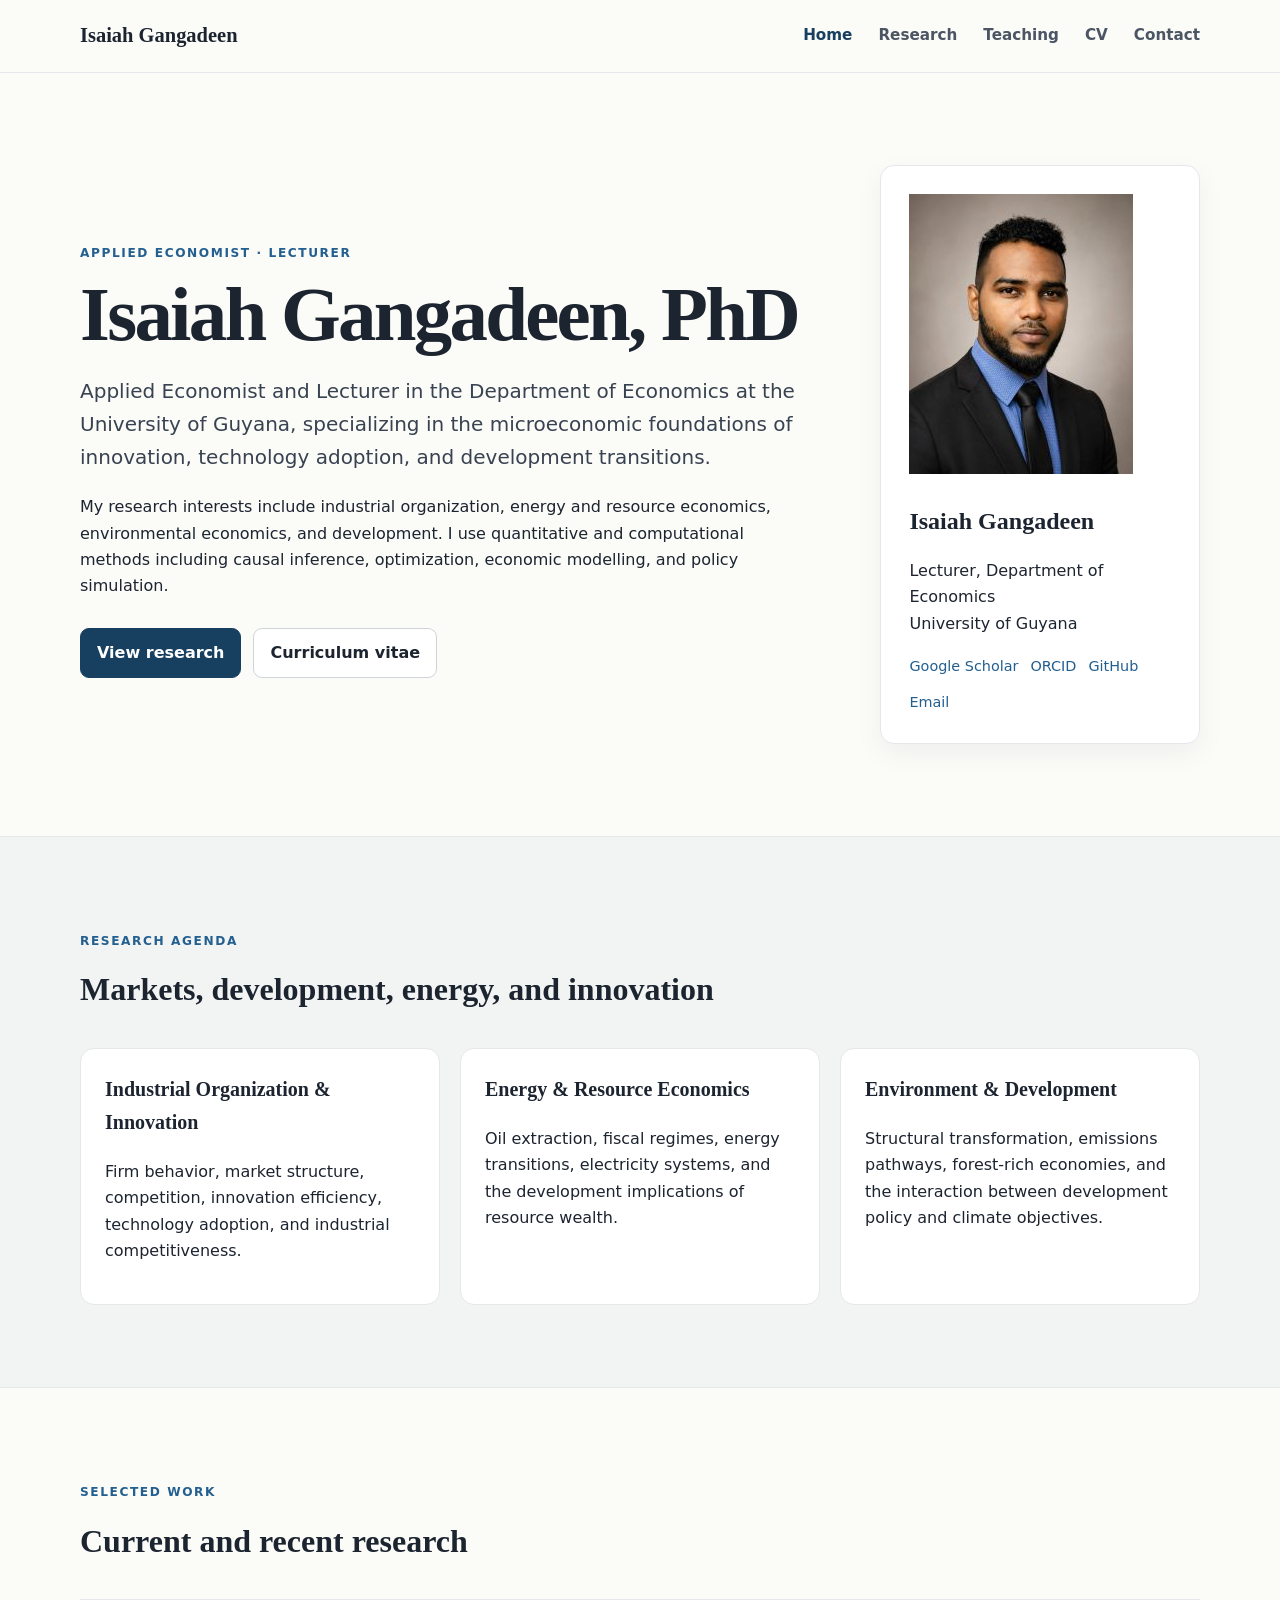
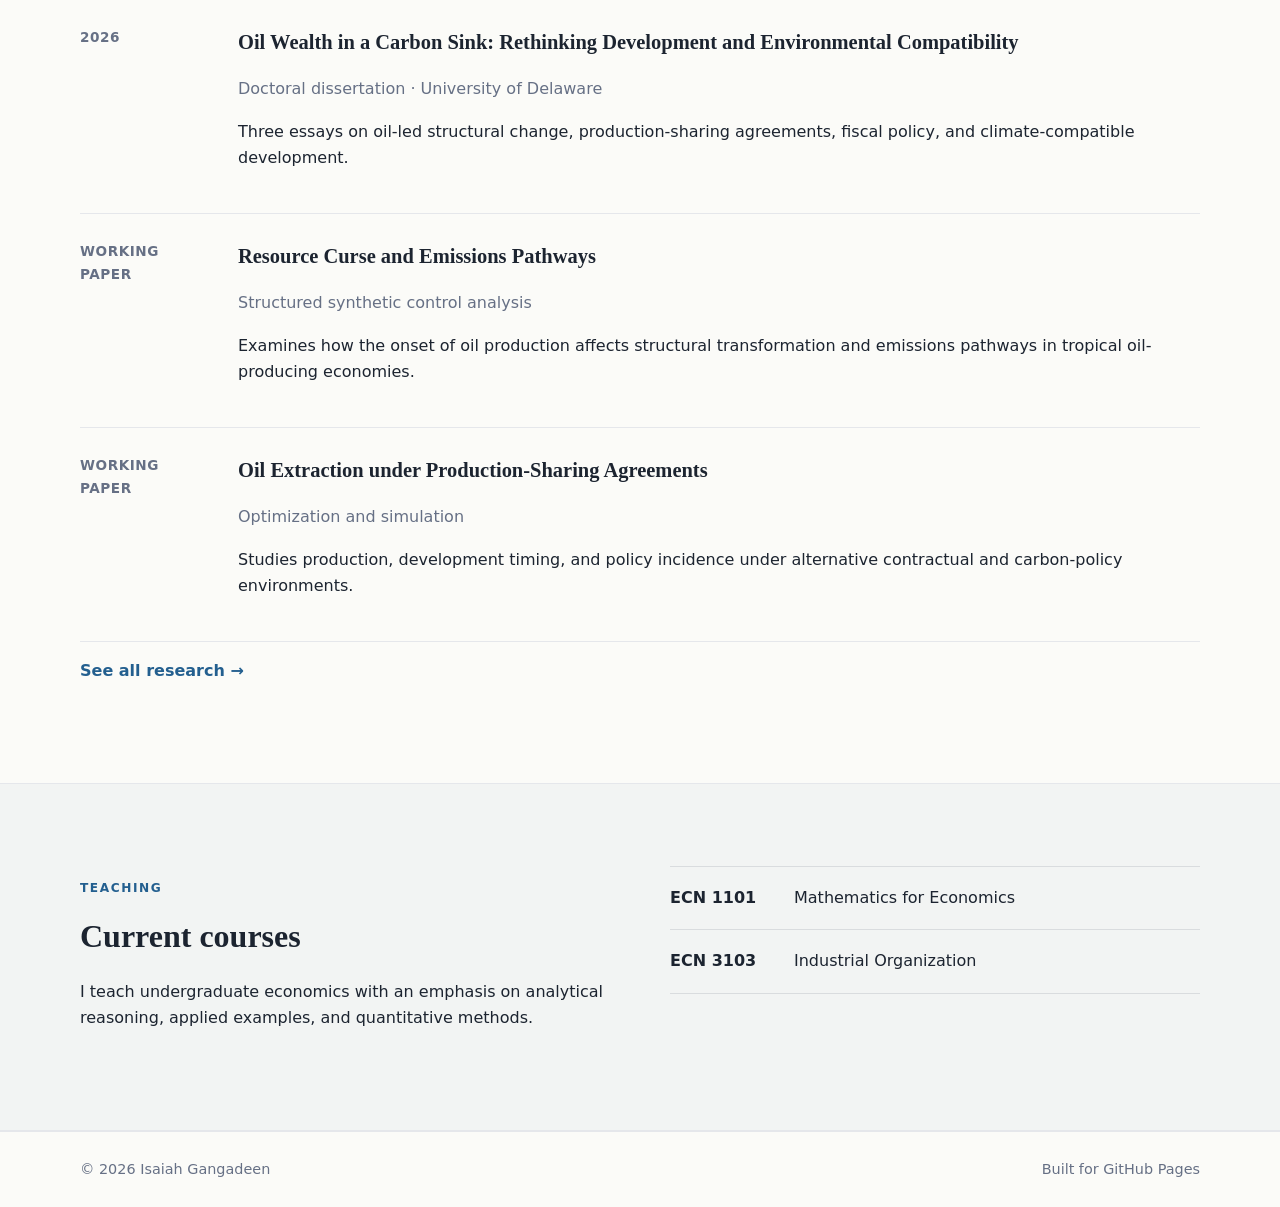
<file: index.html>
<!doctype html>
<html lang="en">
<head>
  <meta charset="utf-8">
  <meta name="viewport" content="width=device-width, initial-scale=1">
  <title>Isaiah Gangadeen | Applied Economist</title>
  <meta name="description" content="Academic website of Isaiah Gangadeen, Applied Economist and Lecturer at the University of Guyana.">
  <link rel="stylesheet" href="assets/css/style.css">
  <script defer src="assets/js/main.js"></script>
</head>
<body>
  <header class="site-header">
    <div class="container nav-wrap">
      <a class="site-title" href="index.html">Isaiah Gangadeen</a>
      <button class="nav-toggle" aria-label="Toggle navigation" aria-expanded="false">☰</button>
      <nav class="site-nav">
        <a class="active" href="index.html">Home</a>
        <a href="research.html">Research</a>
        <a href="teaching.html">Teaching</a>
        <a href="cv.html">CV</a>
        <a href="contact.html">Contact</a>
      </nav>
    </div>
  </header>

  <main>
    <section class="hero container">
      <div class="hero-copy">
        <p class="eyebrow">Applied Economist · Lecturer</p>
        <h1>Isaiah Gangadeen, PhD</h1>
        <p class="lead">
          Applied Economist and Lecturer in the Department of Economics at the University of Guyana,
          specializing in the microeconomic foundations of innovation, technology adoption, and development transitions.
        </p>
        <p>
          My research interests include industrial organization, energy and resource economics,
          environmental economics, and development. I use quantitative and computational methods
          including causal inference, optimization, economic modelling, and policy simulation.
        </p>
        <div class="button-row">
          <a class="button primary" href="research.html">View research</a>
          <a class="button" href="cv.html">Curriculum vitae</a>
        </div>
      </div>

      <aside class="profile-card">
        <img class="profile-photo" src="assets/img/profile.jpg" alt="Isaiah Gangadeen">
        <h2>Isaiah Gangadeen</h2>
        <p>Lecturer, Department of Economics<br>University of Guyana</p>
        <div class="profile-links">
          <a href="#" aria-label="Google Scholar">Google Scholar</a>
          <a href="#" aria-label="ORCID">ORCID</a>
          <a href="#" aria-label="GitHub">GitHub</a>
          <a href="contact.html">Email</a>
        </div>
      </aside>
    </section>

    <section class="section alt">
      <div class="container">
        <div class="section-heading">
          <p class="eyebrow">Research agenda</p>
          <h2>Markets, development, energy, and innovation</h2>
        </div>
        <div class="cards three">
          <article class="card">
            <h3>Industrial Organization & Innovation</h3>
            <p>Firm behavior, market structure, competition, innovation efficiency, technology adoption, and industrial competitiveness.</p>
          </article>
          <article class="card">
            <h3>Energy & Resource Economics</h3>
            <p>Oil extraction, fiscal regimes, energy transitions, electricity systems, and the development implications of resource wealth.</p>
          </article>
          <article class="card">
            <h3>Environment & Development</h3>
            <p>Structural transformation, emissions pathways, forest-rich economies, and the interaction between development policy and climate objectives.</p>
          </article>
        </div>
      </div>
    </section>

    <section class="section container">
      <div class="section-heading">
        <p class="eyebrow">Selected work</p>
        <h2>Current and recent research</h2>
      </div>
      <div class="publication-list">
        <article class="publication">
          <span class="pub-year">2026</span>
          <div>
            <h3>Oil Wealth in a Carbon Sink: Rethinking Development and Environmental Compatibility</h3>
            <p class="muted">Doctoral dissertation · University of Delaware</p>
            <p>Three essays on oil-led structural change, production-sharing agreements, fiscal policy, and climate-compatible development.</p>
          </div>
        </article>
        <article class="publication">
          <span class="pub-year">Working paper</span>
          <div>
            <h3>Resource Curse and Emissions Pathways</h3>
            <p class="muted">Structured synthetic control analysis</p>
            <p>Examines how the onset of oil production affects structural transformation and emissions pathways in tropical oil-producing economies.</p>
          </div>
        </article>
        <article class="publication">
          <span class="pub-year">Working paper</span>
          <div>
            <h3>Oil Extraction under Production-Sharing Agreements</h3>
            <p class="muted">Optimization and simulation</p>
            <p>Studies production, development timing, and policy incidence under alternative contractual and carbon-policy environments.</p>
          </div>
        </article>
      </div>
      <p><a class="text-link" href="research.html">See all research →</a></p>
    </section>

    <section class="section alt">
      <div class="container split">
        <div>
          <p class="eyebrow">Teaching</p>
          <h2>Current courses</h2>
          <p>I teach undergraduate economics with an emphasis on analytical reasoning, applied examples, and quantitative methods.</p>
        </div>
        <div class="mini-list">
          <a href="teaching.html#ecn1101"><strong>ECN 1101</strong><span>Mathematics for Economics</span></a>
          <a href="teaching.html#ecn3103"><strong>ECN 3103</strong><span>Industrial Organization</span></a>
        </div>
      </div>
    </section>
  </main>

  <footer class="site-footer">
    <div class="container footer-wrap">
      <span>© <span id="year"></span> Isaiah Gangadeen</span>
      <span>Built for GitHub Pages</span>
    </div>
  </footer>
</body>
</html>
</file>
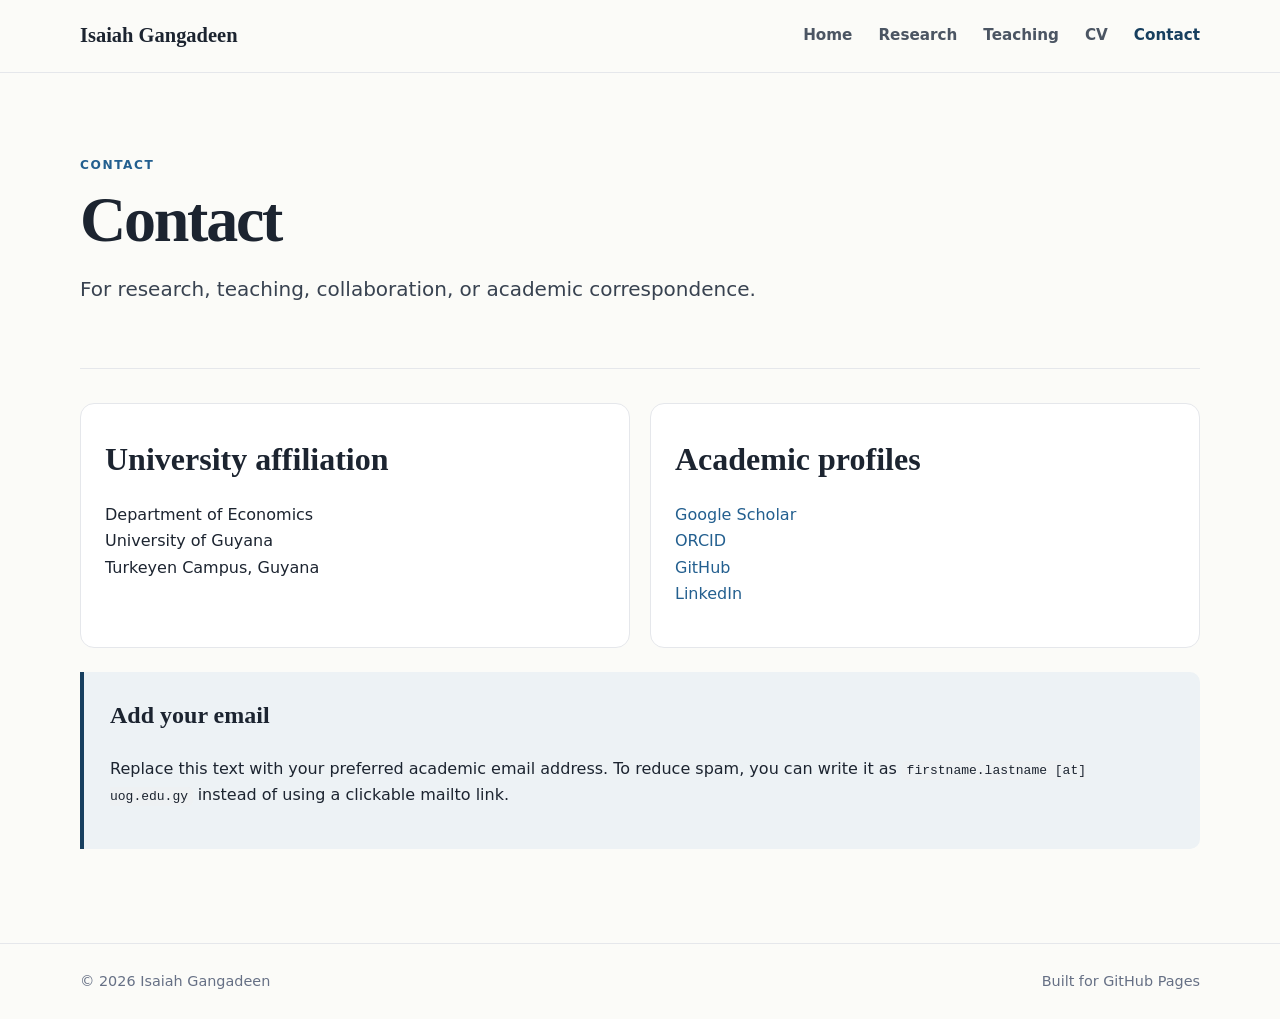
<file: contact.html>
<!doctype html>
<html lang="en">
<head>
  <meta charset="utf-8">
  <meta name="viewport" content="width=device-width, initial-scale=1">
  <title>Contact | Isaiah Gangadeen</title>
  <link rel="stylesheet" href="assets/css/style.css">
  <script defer src="assets/js/main.js"></script>
</head>
<body>
  <header class="site-header">
    <div class="container nav-wrap">
      <a class="site-title" href="index.html">Isaiah Gangadeen</a>
      <button class="nav-toggle" aria-label="Toggle navigation" aria-expanded="false">☰</button>
      <nav class="site-nav">
        <a href="index.html">Home</a><a href="research.html">Research</a>
        <a href="teaching.html">Teaching</a><a href="cv.html">CV</a><a class="active" href="contact.html">Contact</a>
      </nav>
    </div>
  </header>

  <main class="container page">
    <header class="page-header">
      <p class="eyebrow">Contact</p>
      <h1>Contact</h1>
      <p class="lead narrow">For research, teaching, collaboration, or academic correspondence.</p>
    </header>

    <section class="contact-grid">
      <div class="card">
        <h2>University affiliation</h2>
        <p>Department of Economics<br>University of Guyana<br>Turkeyen Campus, Guyana</p>
      </div>
      <div class="card">
        <h2>Academic profiles</h2>
        <p><a href="#">Google Scholar</a><br><a href="#">ORCID</a><br><a href="#">GitHub</a><br><a href="#">LinkedIn</a></p>
      </div>
    </section>

    <section class="callout">
      <h2>Add your email</h2>
      <p>Replace this text with your preferred academic email address. To reduce spam, you can write it as <code>firstname.lastname [at] uog.edu.gy</code> instead of using a clickable mailto link.</p>
    </section>
  </main>

  <footer class="site-footer">
    <div class="container footer-wrap"><span>© <span id="year"></span> Isaiah Gangadeen</span><span>Built for GitHub Pages</span></div>
  </footer>
</body>
</html>
</file>
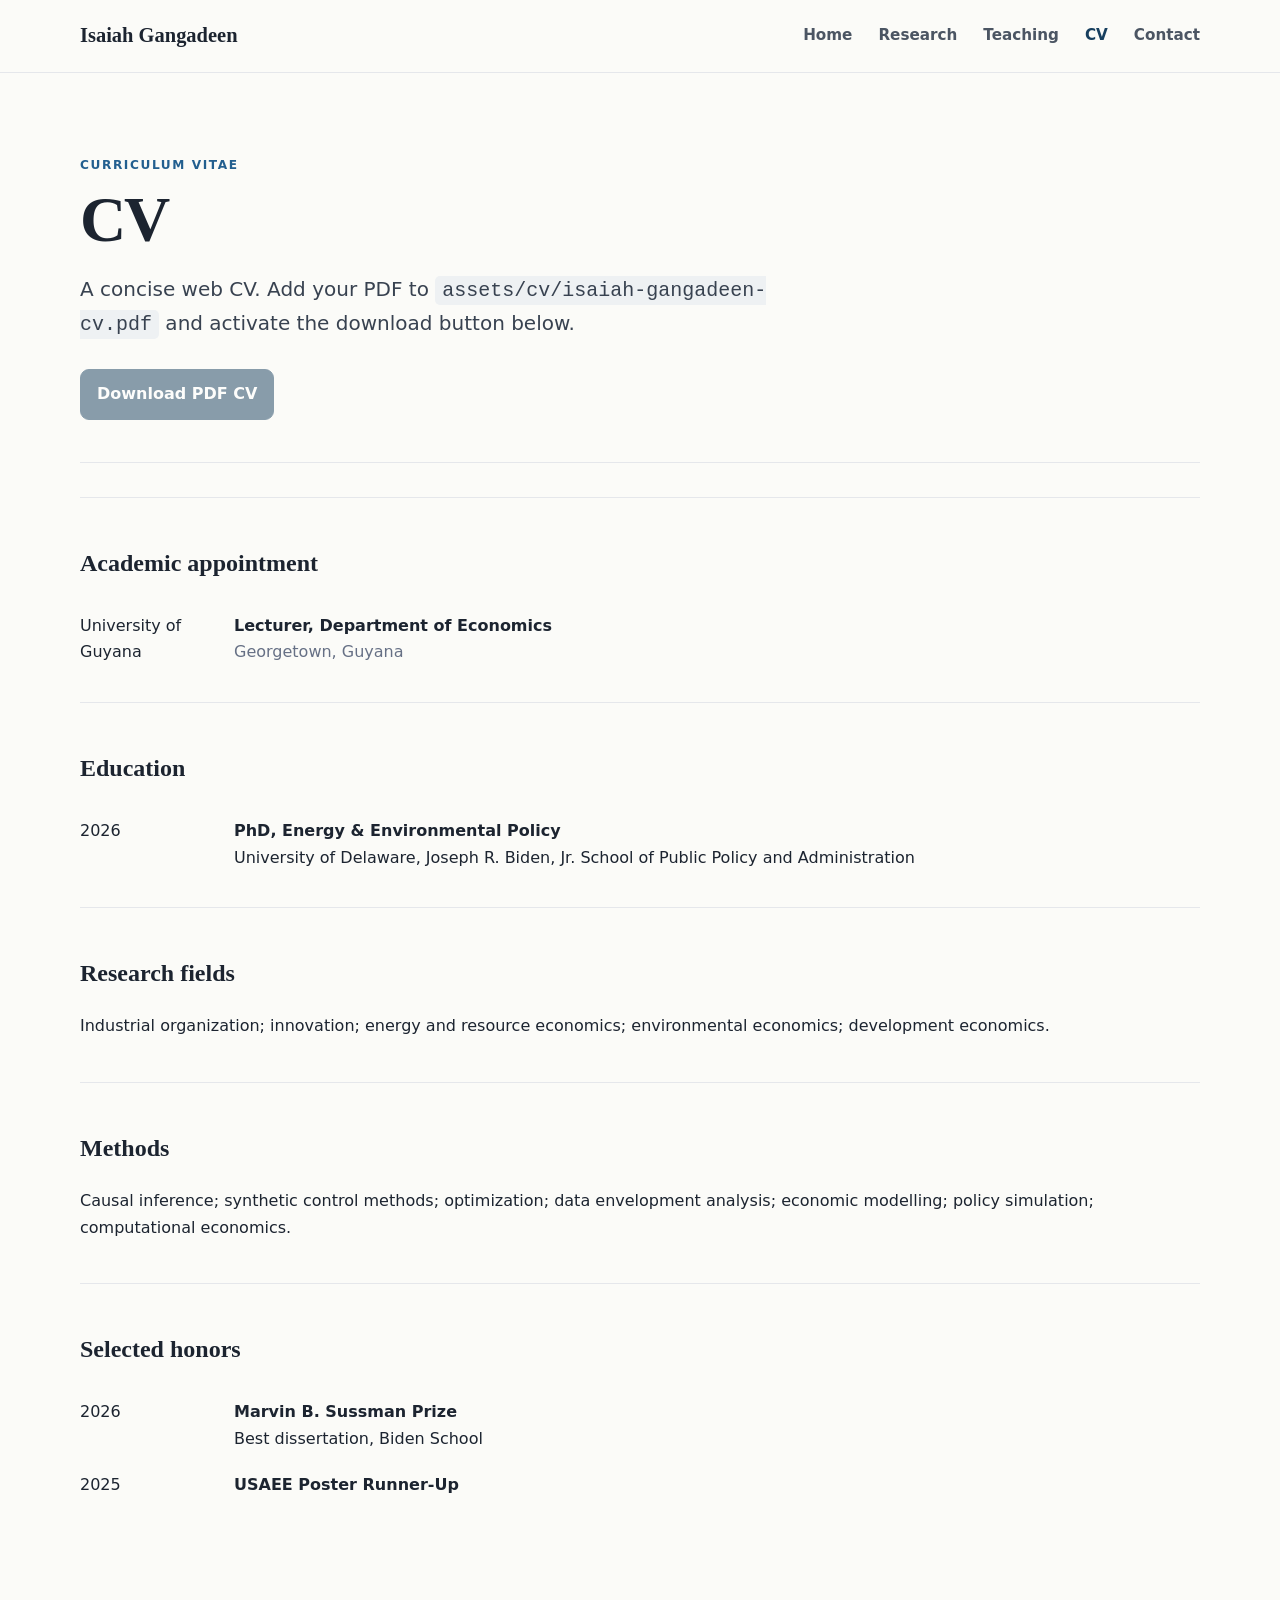
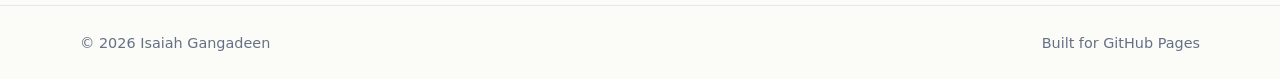
<file: cv.html>
<!doctype html>
<html lang="en">
<head>
  <meta charset="utf-8">
  <meta name="viewport" content="width=device-width, initial-scale=1">
  <title>CV | Isaiah Gangadeen</title>
  <link rel="stylesheet" href="assets/css/style.css">
  <script defer src="assets/js/main.js"></script>
</head>
<body>
  <header class="site-header">
    <div class="container nav-wrap">
      <a class="site-title" href="index.html">Isaiah Gangadeen</a>
      <button class="nav-toggle" aria-label="Toggle navigation" aria-expanded="false">☰</button>
      <nav class="site-nav">
        <a href="index.html">Home</a><a href="research.html">Research</a>
        <a href="teaching.html">Teaching</a><a class="active" href="cv.html">CV</a><a href="contact.html">Contact</a>
      </nav>
    </div>
  </header>

  <main class="container page">
    <header class="page-header">
      <p class="eyebrow">Curriculum vitae</p>
      <h1>CV</h1>
      <p class="lead narrow">A concise web CV. Add your PDF to <code>assets/cv/isaiah-gangadeen-cv.pdf</code> and activate the download button below.</p>
      <div class="button-row">
        <a class="button primary disabled" href="#" aria-disabled="true">Download PDF CV</a>
      </div>
    </header>

    <section class="cv-section">
      <h2>Academic appointment</h2>
      <div class="cv-row"><div>University of Guyana</div><div><strong>Lecturer, Department of Economics</strong><br><span class="muted">Georgetown, Guyana</span></div></div>
    </section>

    <section class="cv-section">
      <h2>Education</h2>
      <div class="cv-row"><div>2026</div><div><strong>PhD, Energy & Environmental Policy</strong><br>University of Delaware, Joseph R. Biden, Jr. School of Public Policy and Administration</div></div>
    </section>

    <section class="cv-section">
      <h2>Research fields</h2>
      <p>Industrial organization; innovation; energy and resource economics; environmental economics; development economics.</p>
    </section>

    <section class="cv-section">
      <h2>Methods</h2>
      <p>Causal inference; synthetic control methods; optimization; data envelopment analysis; economic modelling; policy simulation; computational economics.</p>
    </section>

    <section class="cv-section">
      <h2>Selected honors</h2>
      <div class="cv-row"><div>2026</div><div><strong>Marvin B. Sussman Prize</strong><br>Best dissertation, Biden School</div></div>
      <div class="cv-row"><div>2025</div><div><strong>USAEE Poster Runner-Up</strong></div></div>
    </section>
  </main>

  <footer class="site-footer">
    <div class="container footer-wrap"><span>© <span id="year"></span> Isaiah Gangadeen</span><span>Built for GitHub Pages</span></div>
  </footer>
</body>
</html>
</file>
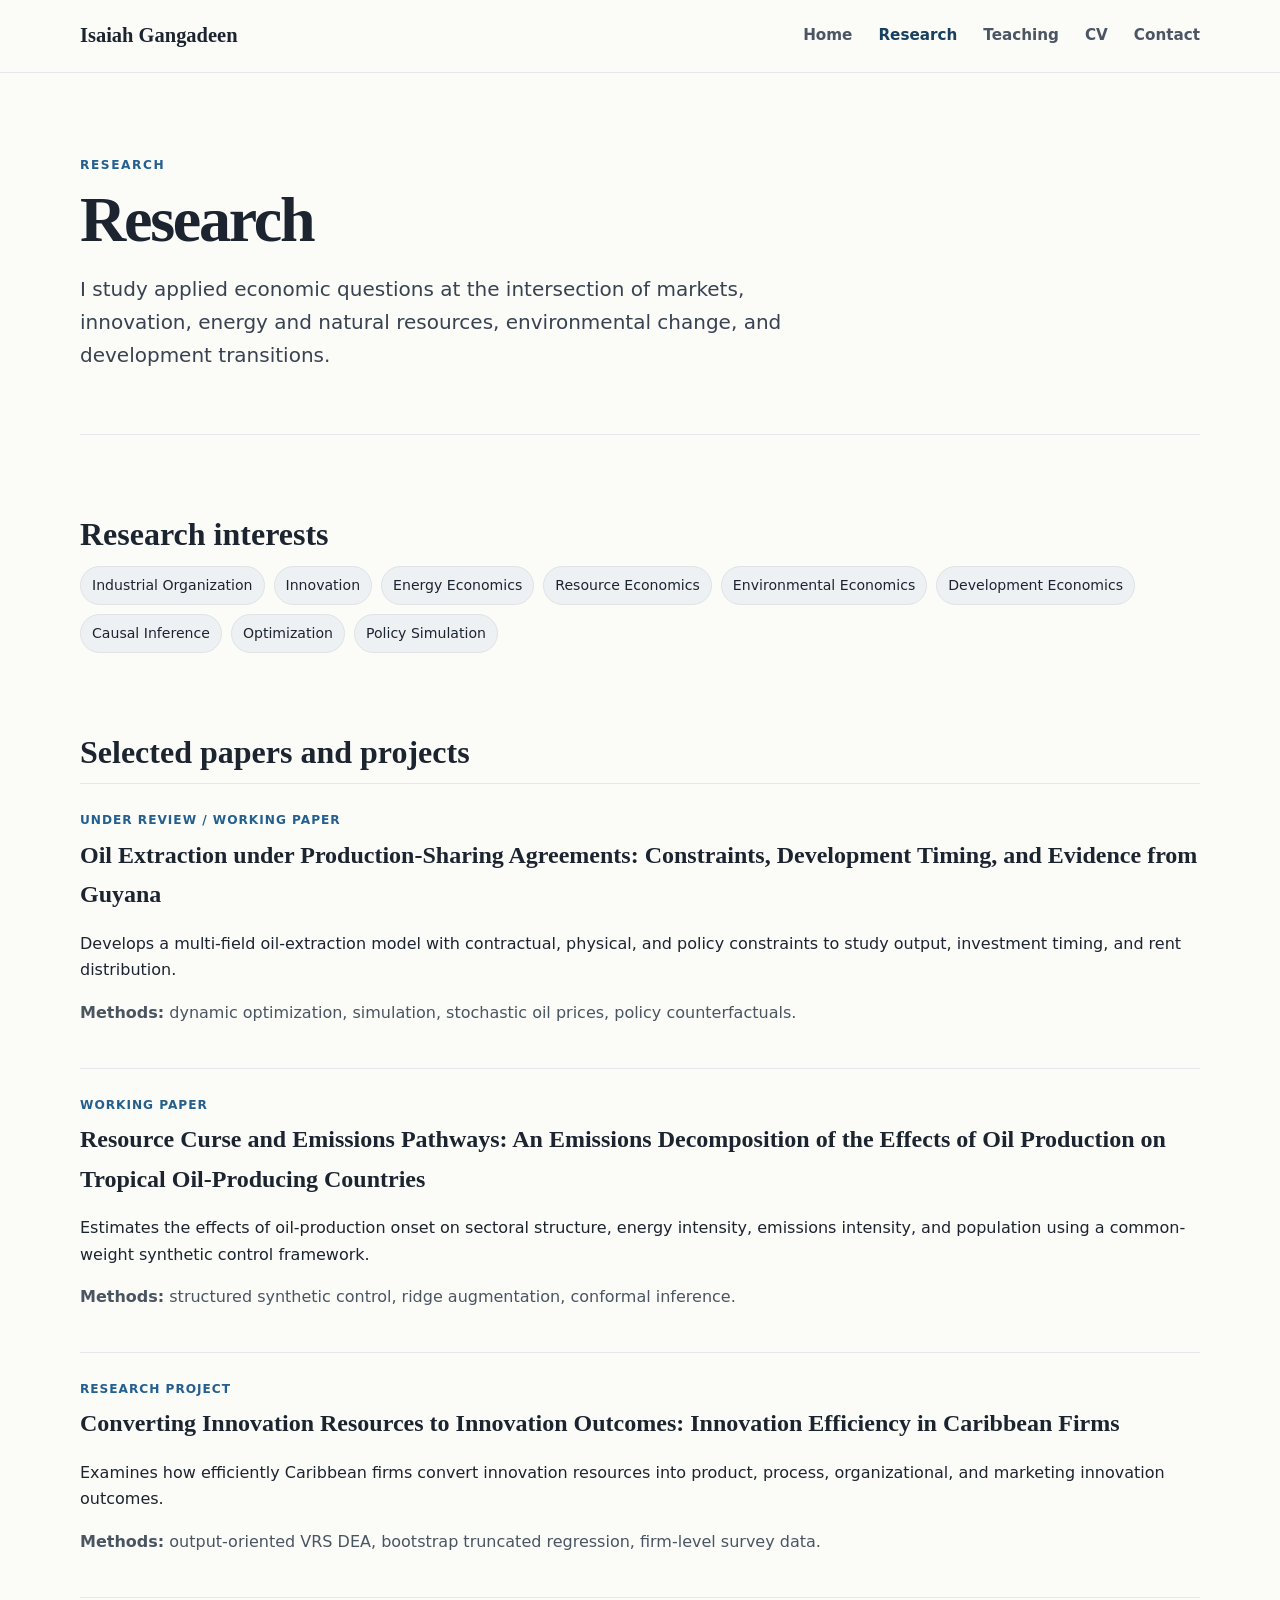
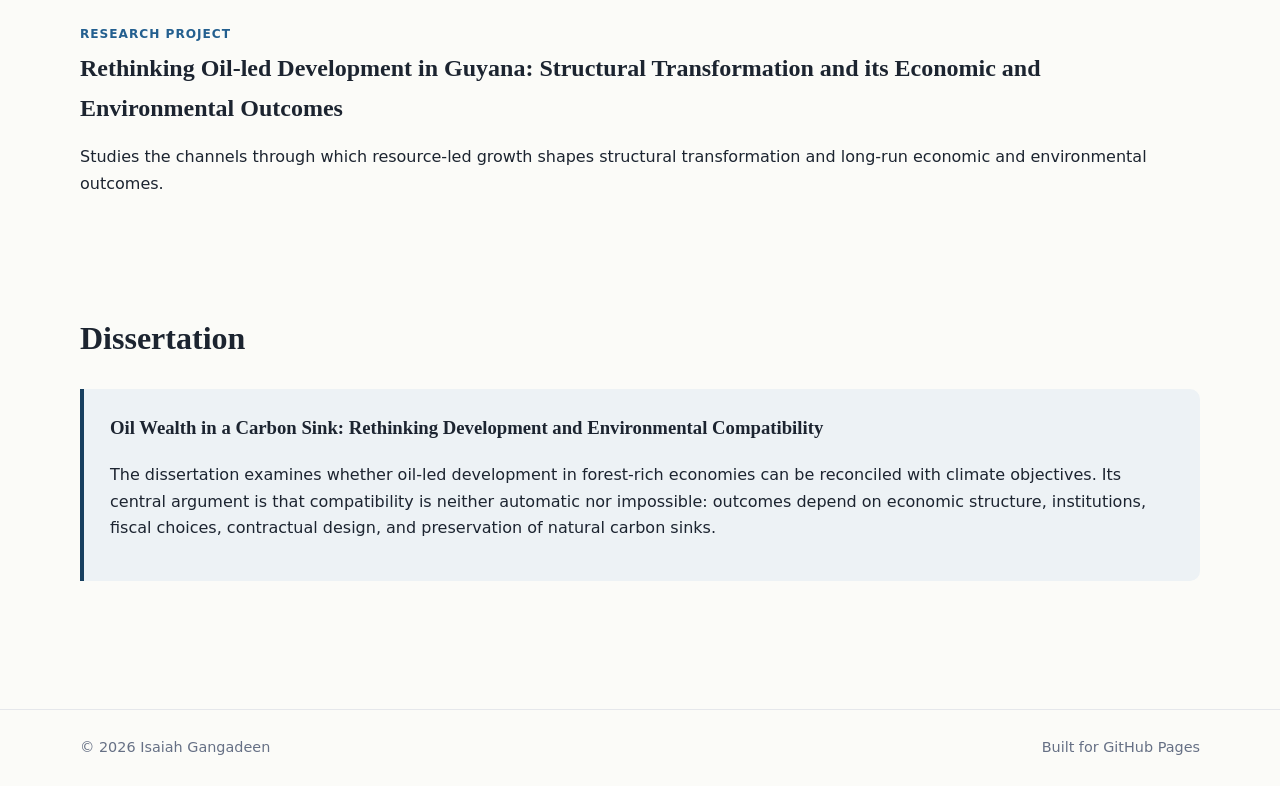
<file: research.html>
<!doctype html>
<html lang="en">
<head>
  <meta charset="utf-8">
  <meta name="viewport" content="width=device-width, initial-scale=1">
  <title>Research | Isaiah Gangadeen</title>
  <meta name="description" content="Research by Isaiah Gangadeen in industrial organization, energy, resources, environment, innovation, and development.">
  <link rel="stylesheet" href="assets/css/style.css">
  <script defer src="assets/js/main.js"></script>
</head>
<body>
  <header class="site-header">
    <div class="container nav-wrap">
      <a class="site-title" href="index.html">Isaiah Gangadeen</a>
      <button class="nav-toggle" aria-label="Toggle navigation" aria-expanded="false">☰</button>
      <nav class="site-nav">
        <a href="index.html">Home</a><a class="active" href="research.html">Research</a>
        <a href="teaching.html">Teaching</a><a href="cv.html">CV</a><a href="contact.html">Contact</a>
      </nav>
    </div>
  </header>

  <main class="container page">
    <header class="page-header">
      <p class="eyebrow">Research</p>
      <h1>Research</h1>
      <p class="lead narrow">
        I study applied economic questions at the intersection of markets, innovation,
        energy and natural resources, environmental change, and development transitions.
      </p>
    </header>

    <section class="section-tight">
      <h2>Research interests</h2>
      <div class="tag-list">
        <span>Industrial Organization</span><span>Innovation</span><span>Energy Economics</span>
        <span>Resource Economics</span><span>Environmental Economics</span><span>Development Economics</span>
        <span>Causal Inference</span><span>Optimization</span><span>Policy Simulation</span>
      </div>
    </section>

    <section class="section-tight">
      <h2>Selected papers and projects</h2>

      <article class="research-item">
        <div class="status">Under review / working paper</div>
        <h3>Oil Extraction under Production-Sharing Agreements: Constraints, Development Timing, and Evidence from Guyana</h3>
        <p>Develops a multi-field oil-extraction model with contractual, physical, and policy constraints to study output, investment timing, and rent distribution.</p>
        <p class="methods"><strong>Methods:</strong> dynamic optimization, simulation, stochastic oil prices, policy counterfactuals.</p>
      </article>

      <article class="research-item">
        <div class="status">Working paper</div>
        <h3>Resource Curse and Emissions Pathways: An Emissions Decomposition of the Effects of Oil Production on Tropical Oil-Producing Countries</h3>
        <p>Estimates the effects of oil-production onset on sectoral structure, energy intensity, emissions intensity, and population using a common-weight synthetic control framework.</p>
        <p class="methods"><strong>Methods:</strong> structured synthetic control, ridge augmentation, conformal inference.</p>
      </article>

      <article class="research-item">
        <div class="status">Research project</div>
        <h3>Converting Innovation Resources to Innovation Outcomes: Innovation Efficiency in Caribbean Firms</h3>
        <p>Examines how efficiently Caribbean firms convert innovation resources into product, process, organizational, and marketing innovation outcomes.</p>
        <p class="methods"><strong>Methods:</strong> output-oriented VRS DEA, bootstrap truncated regression, firm-level survey data.</p>
      </article>

      <article class="research-item">
        <div class="status">Research project</div>
        <h3>Rethinking Oil-led Development in Guyana: Structural Transformation and its Economic and Environmental Outcomes</h3>
        <p>Studies the channels through which resource-led growth shapes structural transformation and long-run economic and environmental outcomes.</p>
      </article>
    </section>

    <section class="section-tight">
      <h2>Dissertation</h2>
      <div class="callout">
        <h3>Oil Wealth in a Carbon Sink: Rethinking Development and Environmental Compatibility</h3>
        <p>
          The dissertation examines whether oil-led development in forest-rich economies can be reconciled
          with climate objectives. Its central argument is that compatibility is neither automatic nor impossible:
          outcomes depend on economic structure, institutions, fiscal choices, contractual design, and preservation
          of natural carbon sinks.
        </p>
      </div>
    </section>
  </main>

  <footer class="site-footer">
    <div class="container footer-wrap"><span>© <span id="year"></span> Isaiah Gangadeen</span><span>Built for GitHub Pages</span></div>
  </footer>
</body>
</html>
</file>
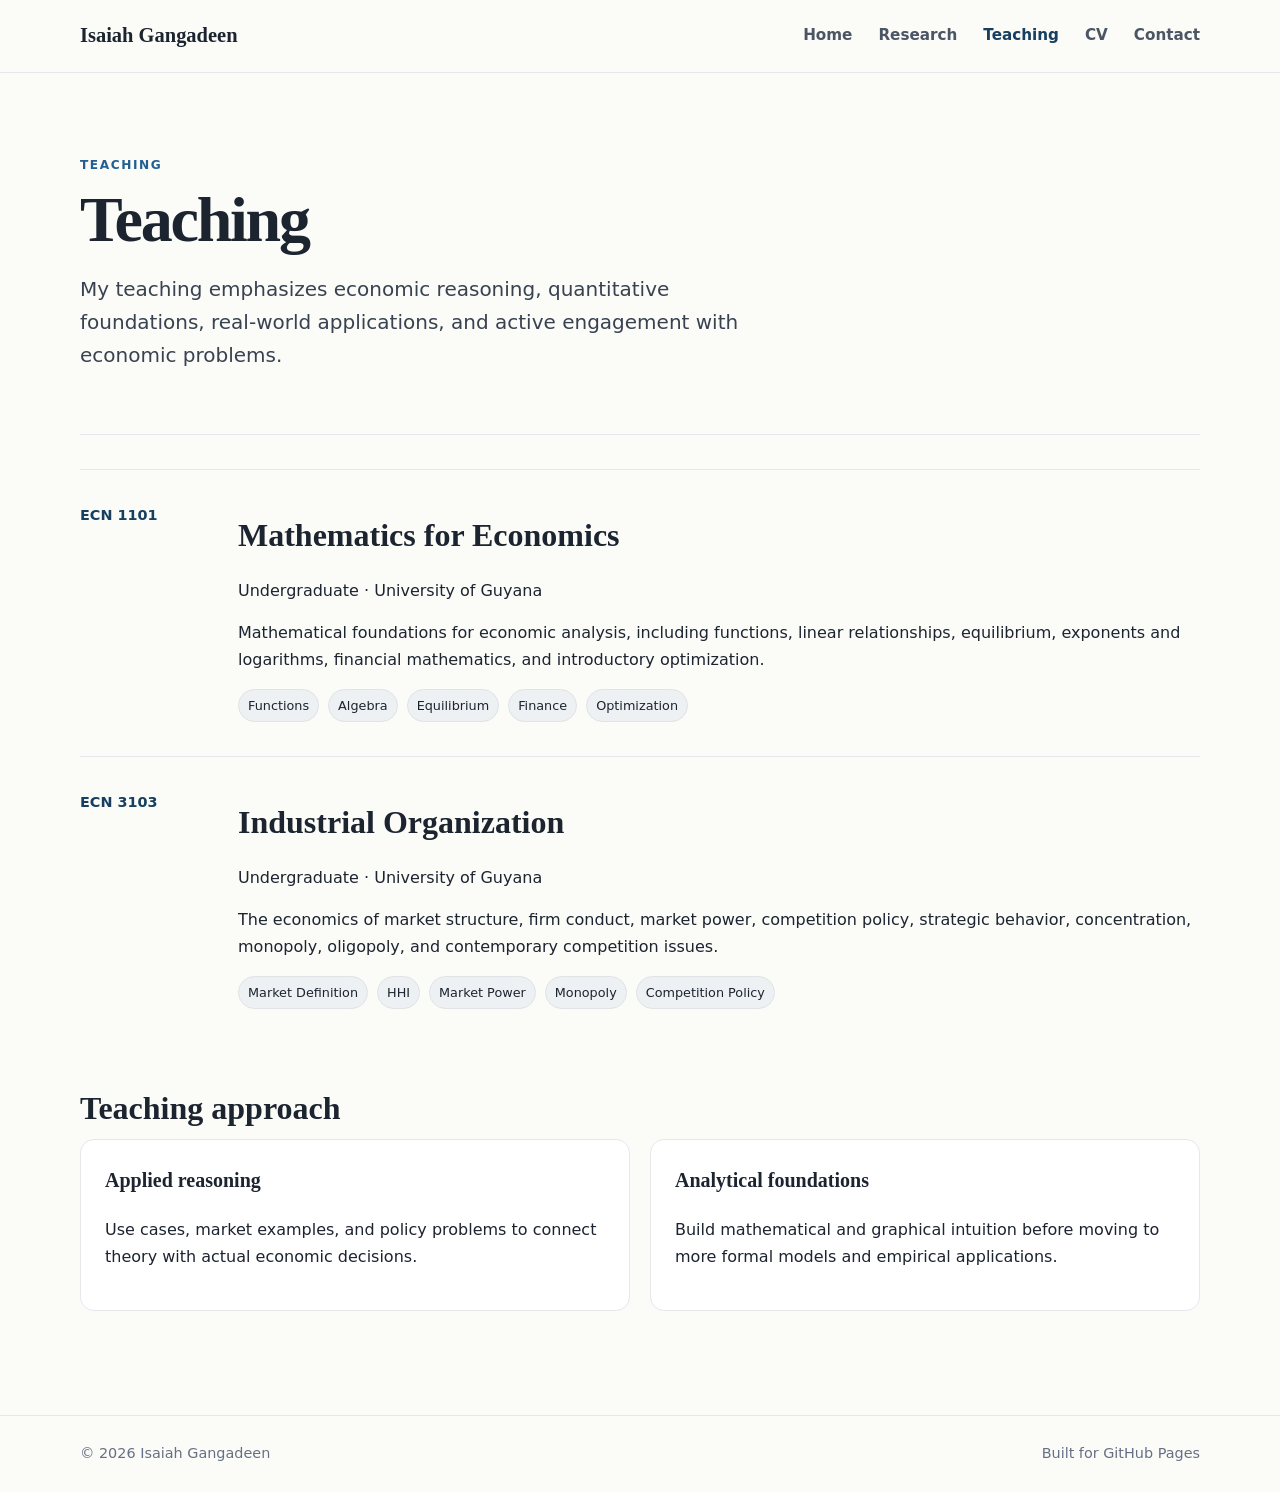
<file: teaching.html>
<!doctype html>
<html lang="en">
<head>
  <meta charset="utf-8">
  <meta name="viewport" content="width=device-width, initial-scale=1">
  <title>Teaching | Isaiah Gangadeen</title>
  <meta name="description" content="Teaching by Isaiah Gangadeen at the University of Guyana.">
  <link rel="stylesheet" href="assets/css/style.css">
  <script defer src="assets/js/main.js"></script>
</head>
<body>
  <header class="site-header">
    <div class="container nav-wrap">
      <a class="site-title" href="index.html">Isaiah Gangadeen</a>
      <button class="nav-toggle" aria-label="Toggle navigation" aria-expanded="false">☰</button>
      <nav class="site-nav">
        <a href="index.html">Home</a><a href="research.html">Research</a>
        <a class="active" href="teaching.html">Teaching</a><a href="cv.html">CV</a><a href="contact.html">Contact</a>
      </nav>
    </div>
  </header>

  <main class="container page">
    <header class="page-header">
      <p class="eyebrow">Teaching</p>
      <h1>Teaching</h1>
      <p class="lead narrow">
        My teaching emphasizes economic reasoning, quantitative foundations, real-world applications,
        and active engagement with economic problems.
      </p>
    </header>

    <section id="ecn1101" class="course-card">
      <div class="course-code">ECN 1101</div>
      <div>
        <h2>Mathematics for Economics</h2>
        <p>Undergraduate · University of Guyana</p>
        <p>
          Mathematical foundations for economic analysis, including functions, linear relationships,
          equilibrium, exponents and logarithms, financial mathematics, and introductory optimization.
        </p>
        <div class="tag-list small"><span>Functions</span><span>Algebra</span><span>Equilibrium</span><span>Finance</span><span>Optimization</span></div>
      </div>
    </section>

    <section id="ecn3103" class="course-card">
      <div class="course-code">ECN 3103</div>
      <div>
        <h2>Industrial Organization</h2>
        <p>Undergraduate · University of Guyana</p>
        <p>
          The economics of market structure, firm conduct, market power, competition policy,
          strategic behavior, concentration, monopoly, oligopoly, and contemporary competition issues.
        </p>
        <div class="tag-list small"><span>Market Definition</span><span>HHI</span><span>Market Power</span><span>Monopoly</span><span>Competition Policy</span></div>
      </div>
    </section>

    <section class="section-tight">
      <h2>Teaching approach</h2>
      <div class="cards two">
        <article class="card"><h3>Applied reasoning</h3><p>Use cases, market examples, and policy problems to connect theory with actual economic decisions.</p></article>
        <article class="card"><h3>Analytical foundations</h3><p>Build mathematical and graphical intuition before moving to more formal models and empirical applications.</p></article>
      </div>
    </section>
  </main>

  <footer class="site-footer">
    <div class="container footer-wrap"><span>© <span id="year"></span> Isaiah Gangadeen</span><span>Built for GitHub Pages</span></div>
  </footer>
</body>
</html>
</file>
<file: assets/css/style.css>
/* Academic website template — no Jekyll required */
:root{
  --bg:#fbfbf8;
  --surface:#ffffff;
  --text:#1c2430;
  --muted:#667085;
  --line:#e5e7eb;
  --accent:#173f5f;
  --accent-2:#235f8f;
  --max:1120px;
  --radius:14px;
}
*{box-sizing:border-box}
html{scroll-behavior:smooth}
body{
  margin:0;
  background:var(--bg);
  color:var(--text);
  font-family:Inter,ui-sans-serif,system-ui,-apple-system,BlinkMacSystemFont,"Segoe UI",sans-serif;
  line-height:1.65;
}
a{color:var(--accent-2);text-decoration:none}
a:hover{text-decoration:underline}
.container{width:min(var(--max),calc(100% - 40px));margin-inline:auto}
.site-header{
  position:sticky;top:0;z-index:20;
  background:rgba(251,251,248,.94);
  backdrop-filter:blur(10px);
  border-bottom:1px solid var(--line);
}
.nav-wrap{height:72px;display:flex;align-items:center;justify-content:space-between}
.site-title{font-family:Georgia,serif;font-size:1.28rem;font-weight:700;color:var(--text)}
.site-title:hover{text-decoration:none}
.site-nav{display:flex;gap:26px;align-items:center}
.site-nav a{color:#4b5563;font-size:.95rem;font-weight:600}
.site-nav a.active,.site-nav a:hover{color:var(--accent);text-decoration:none}
.nav-toggle{display:none;border:0;background:none;font-size:1.35rem;cursor:pointer}
.hero{display:grid;grid-template-columns:minmax(0,1.6fr) minmax(280px,.7fr);gap:70px;align-items:center;padding-block:92px}
.hero h1,.page-header h1{font-family:Georgia,serif;font-size:clamp(2.6rem,6vw,5.2rem);line-height:1.03;letter-spacing:-.035em;margin:.1em 0 .28em}
.lead{font-size:1.25rem;color:#384250;max-width:760px}
.narrow{max-width:720px}
.eyebrow{text-transform:uppercase;letter-spacing:.13em;font-size:.76rem;font-weight:800;color:var(--accent-2)}
.button-row{display:flex;gap:12px;flex-wrap:wrap;margin-top:28px}
.button{display:inline-flex;padding:11px 16px;border:1px solid #cfd4da;border-radius:9px;color:var(--text);font-weight:700;background:white}
.button:hover{text-decoration:none;border-color:#aeb6bf}
.button.primary{background:var(--accent);color:#fff;border-color:var(--accent)}
.button.disabled{opacity:.5;pointer-events:none}
.profile-card{background:var(--surface);border:1px solid var(--line);border-radius:var(--radius);padding:28px;box-shadow:0 10px 28px rgba(20,31,45,.05)}
.profile-card h2{font-family:Georgia,serif;margin-bottom:4px}
.avatar-placeholder{width:112px;height:112px;border-radius:50%;display:grid;place-items:center;background:#eef2f5;color:var(--accent);font:700 2rem Georgia,serif;border:1px solid var(--line)}
.profile-links{display:flex;gap:12px;flex-wrap:wrap;margin-top:18px;font-size:.9rem}
.section{padding-block:82px}
.section-tight{padding-block:34px}
.alt{background:#f2f4f3;border-block:1px solid var(--line)}
.section-heading{margin-bottom:32px}
.section-heading h2,.section h2,.section-tight h2,.course-card h2,.card h2{font-family:Georgia,serif;font-size:2rem;margin:.15em 0}
.cards{display:grid;gap:20px}
.cards.three{grid-template-columns:repeat(3,1fr)}
.cards.two{grid-template-columns:repeat(2,1fr)}
.card{background:var(--surface);border:1px solid var(--line);border-radius:var(--radius);padding:24px}
.card h3{font-family:Georgia,serif;font-size:1.25rem;margin-top:0}
.publication-list{display:grid}
.publication{display:grid;grid-template-columns:130px 1fr;gap:28px;padding:26px 0;border-top:1px solid var(--line)}
.publication:last-child{border-bottom:1px solid var(--line)}
.publication h3{font-family:Georgia,serif;font-size:1.28rem;margin:0 0 6px}
.pub-year{font-size:.85rem;color:var(--muted);font-weight:800;text-transform:uppercase;letter-spacing:.04em}
.muted{color:var(--muted)}
.text-link{font-weight:700}
.split{display:grid;grid-template-columns:1fr 1fr;gap:60px;align-items:start}
.mini-list{display:grid;border-top:1px solid #d9dcde}
.mini-list a{display:grid;grid-template-columns:110px 1fr;gap:14px;padding:18px 0;border-bottom:1px solid #d9dcde;color:var(--text)}
.page{padding-block:70px}
.page-header{padding-bottom:42px;border-bottom:1px solid var(--line);margin-bottom:34px}
.page-header h1{font-size:clamp(2.8rem,5vw,4.7rem)}
.tag-list{display:flex;gap:9px;flex-wrap:wrap}
.tag-list span{background:#eef1f3;border:1px solid #dfe3e6;border-radius:999px;padding:7px 11px;font-size:.88rem}
.tag-list.small span{padding:5px 9px;font-size:.8rem}
.research-item{padding:26px 0;border-top:1px solid var(--line)}
.research-item h3{font-family:Georgia,serif;font-size:1.5rem;margin:5px 0 10px}
.status{font-size:.76rem;text-transform:uppercase;letter-spacing:.08em;color:var(--accent-2);font-weight:800}
.methods{color:#4a5562}
.callout{background:#edf2f5;border-left:4px solid var(--accent);padding:24px 26px;margin:24px 0;border-radius:0 10px 10px 0}
.callout h2,.callout h3{font-family:Georgia,serif;margin-top:0}
.course-card{display:grid;grid-template-columns:130px 1fr;gap:28px;padding:34px 0;border-top:1px solid var(--line)}
.course-code{font-weight:800;color:var(--accent);font-size:.9rem}
.cv-section{padding:26px 0;border-top:1px solid var(--line)}
.cv-section h2{font-family:Georgia,serif}
.cv-row{display:grid;grid-template-columns:130px 1fr;gap:24px;padding:10px 0}
.contact-grid{display:grid;grid-template-columns:1fr 1fr;gap:20px}
.site-footer{border-top:1px solid var(--line);padding:26px 0;color:var(--muted);font-size:.9rem}
.footer-wrap{display:flex;justify-content:space-between;gap:20px}
.center{text-align:center;padding-top:15vh}
code{background:#eef1f3;padding:.15em .35em;border-radius:5px}
@media(max-width:800px){
  .nav-toggle{display:block}
  .site-nav{display:none;position:absolute;top:72px;left:0;right:0;background:var(--bg);padding:18px 20px;border-bottom:1px solid var(--line);flex-direction:column;align-items:flex-start}
  .site-nav.open{display:flex}
  .hero{grid-template-columns:1fr;gap:38px;padding-block:58px}
  .cards.three,.cards.two,.split,.contact-grid{grid-template-columns:1fr}
  .publication,.course-card,.cv-row{grid-template-columns:1fr;gap:8px}
  .profile-card{max-width:460px}
}
</file>
